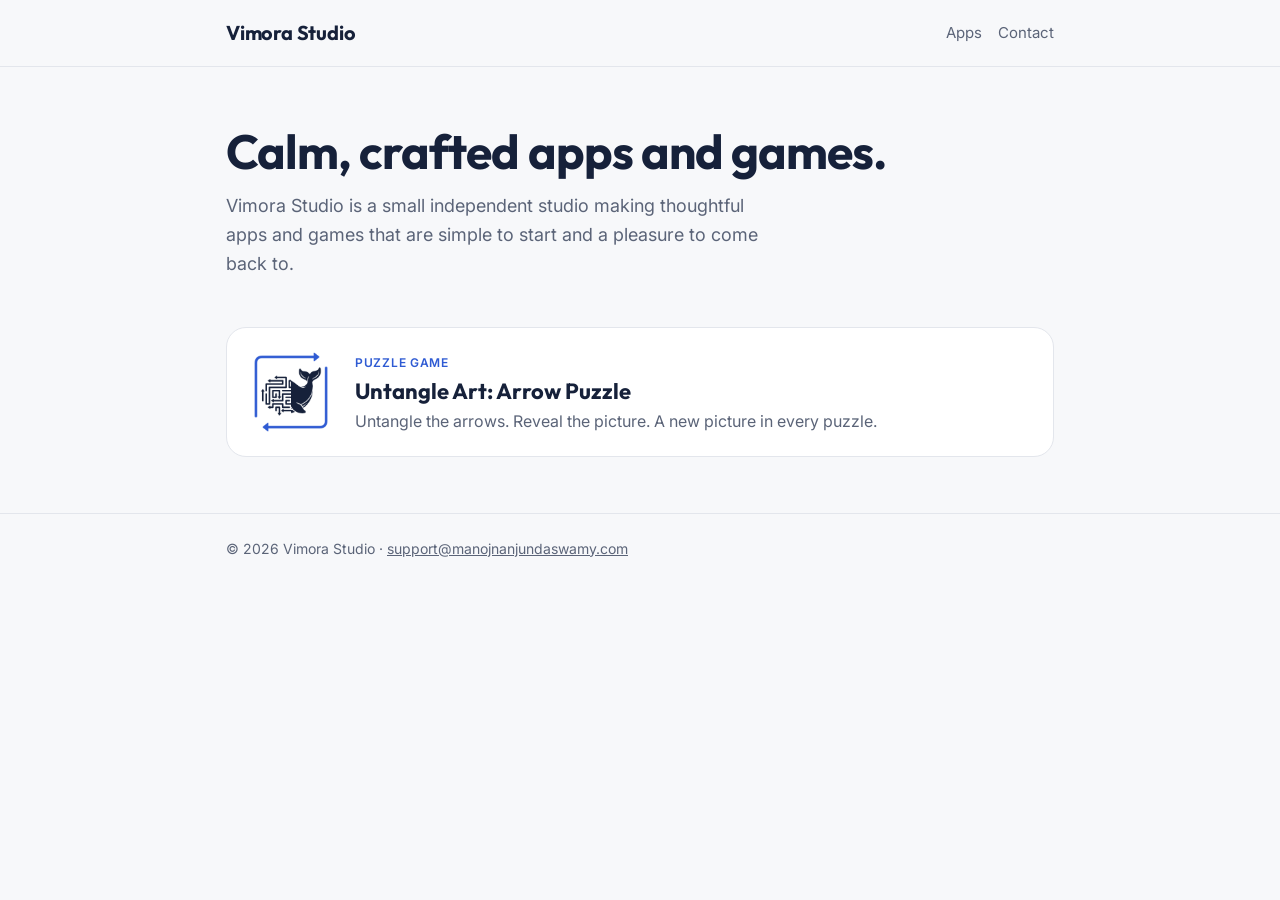
<file: index.html>
<!doctype html>
<html lang="en">
<head>
<meta charset="utf-8">
<meta name="viewport" content="width=device-width, initial-scale=1">
<title>Vimora Studio</title>
<meta name="description" content="Vimora Studio makes calm, carefully crafted apps and games.">
<link rel="icon" href="/assets/untangleart-icon.png">
<link rel="preconnect" href="https://fonts.googleapis.com">
<link rel="preconnect" href="https://fonts.gstatic.com" crossorigin>
<link href="https://fonts.googleapis.com/css2?family=Inter:wght@400;600&family=Outfit:wght@600;700&display=swap" rel="stylesheet">
<link rel="stylesheet" href="/assets/site.css">
</head>
<body>
<header class="top"><div class="wrap">
  <a class="brand" href="/">Vimora Studio</a>
  <nav><a href="#apps">Apps</a><a href="mailto:support@manojnanjundaswamy.com">Contact</a></nav>
</div></header>

<main class="wrap">
  <section class="hero">
    <h1>Calm, crafted apps and games.</h1>
    <p>Vimora Studio is a small independent studio making thoughtful apps and games that are simple to start and a pleasure to come back to.</p>
  </section>

  <section class="apps" id="apps">
    <a class="app" href="/untangleart/">
      <img src="/assets/untangleart-icon.png" alt="Untangle Art icon">
      <div>
        <span class="tag">Puzzle game</span>
        <h2>Untangle Art: Arrow Puzzle</h2>
        <p>Untangle the arrows. Reveal the picture. A new picture in every puzzle.</p>
      </div>
    </a>
  </section>
</main>

<footer><div class="wrap">
  © 2026 Vimora Studio · <a href="mailto:support@manojnanjundaswamy.com">support@manojnanjundaswamy.com</a>
</div></footer>
</body>
</html>
</file>
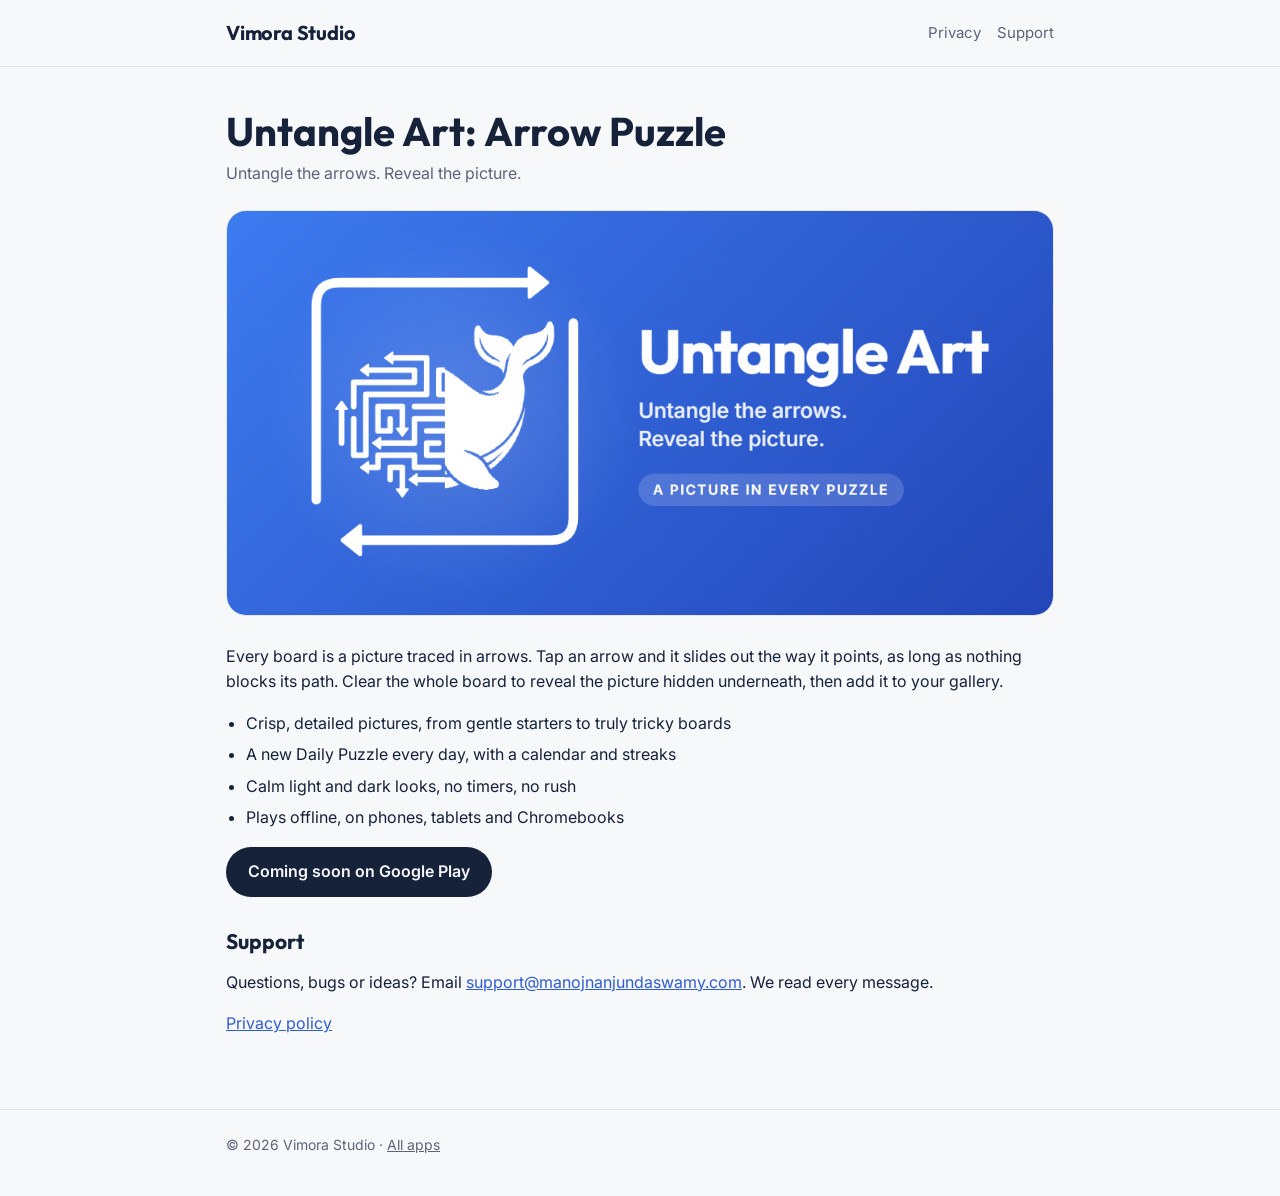
<file: untangleart/index.html>
<!doctype html>
<html lang="en">
<head>
<meta charset="utf-8">
<meta name="viewport" content="width=device-width, initial-scale=1">
<title>Untangle Art: Arrow Puzzle</title>
<meta name="description" content="Untangle the arrows. Reveal the picture. A calm arrow puzzle with a beautiful picture in every puzzle.">
<link rel="icon" href="/assets/untangleart-icon.png">
<link rel="preconnect" href="https://fonts.googleapis.com">
<link rel="preconnect" href="https://fonts.gstatic.com" crossorigin>
<link href="https://fonts.googleapis.com/css2?family=Inter:wght@400;600&family=Outfit:wght@600;700&display=swap" rel="stylesheet">
<link rel="stylesheet" href="/assets/site.css">
</head>
<body>
<header class="top"><div class="wrap">
  <a class="brand" href="/">Vimora Studio</a>
  <nav><a href="/untangleart/privacy/">Privacy</a><a href="mailto:support@manojnanjundaswamy.com">Support</a></nav>
</div></header>

<main class="wrap doc">
  <h1>Untangle Art: Arrow Puzzle</h1>
  <p class="meta">Untangle the arrows. Reveal the picture.</p>
  <img class="feature" src="/assets/untangleart-feature.png" alt="Untangle Art: a whale picture made of arrows">

  <p>Every board is a picture traced in arrows. Tap an arrow and it slides out the way it points, as long as nothing blocks its path. Clear the whole board to reveal the picture hidden underneath, then add it to your gallery.</p>
  <ul class="list">
    <li>Crisp, detailed pictures, from gentle starters to truly tricky boards</li>
    <li>A new Daily Puzzle every day, with a calendar and streaks</li>
    <li>Calm light and dark looks, no timers, no rush</li>
    <li>Plays offline, on phones, tablets and Chromebooks</li>
  </ul>
  <p><span class="cta">Coming soon on Google Play</span></p>

  <h2>Support</h2>
  <p>Questions, bugs or ideas? Email <a href="mailto:support@manojnanjundaswamy.com">support@manojnanjundaswamy.com</a>. We read every message.</p>
  <p><a href="/untangleart/privacy/">Privacy policy</a></p>
</main>

<footer><div class="wrap">
  © 2026 Vimora Studio · <a href="/">All apps</a>
</div></footer>
</body>
</html>
</file>
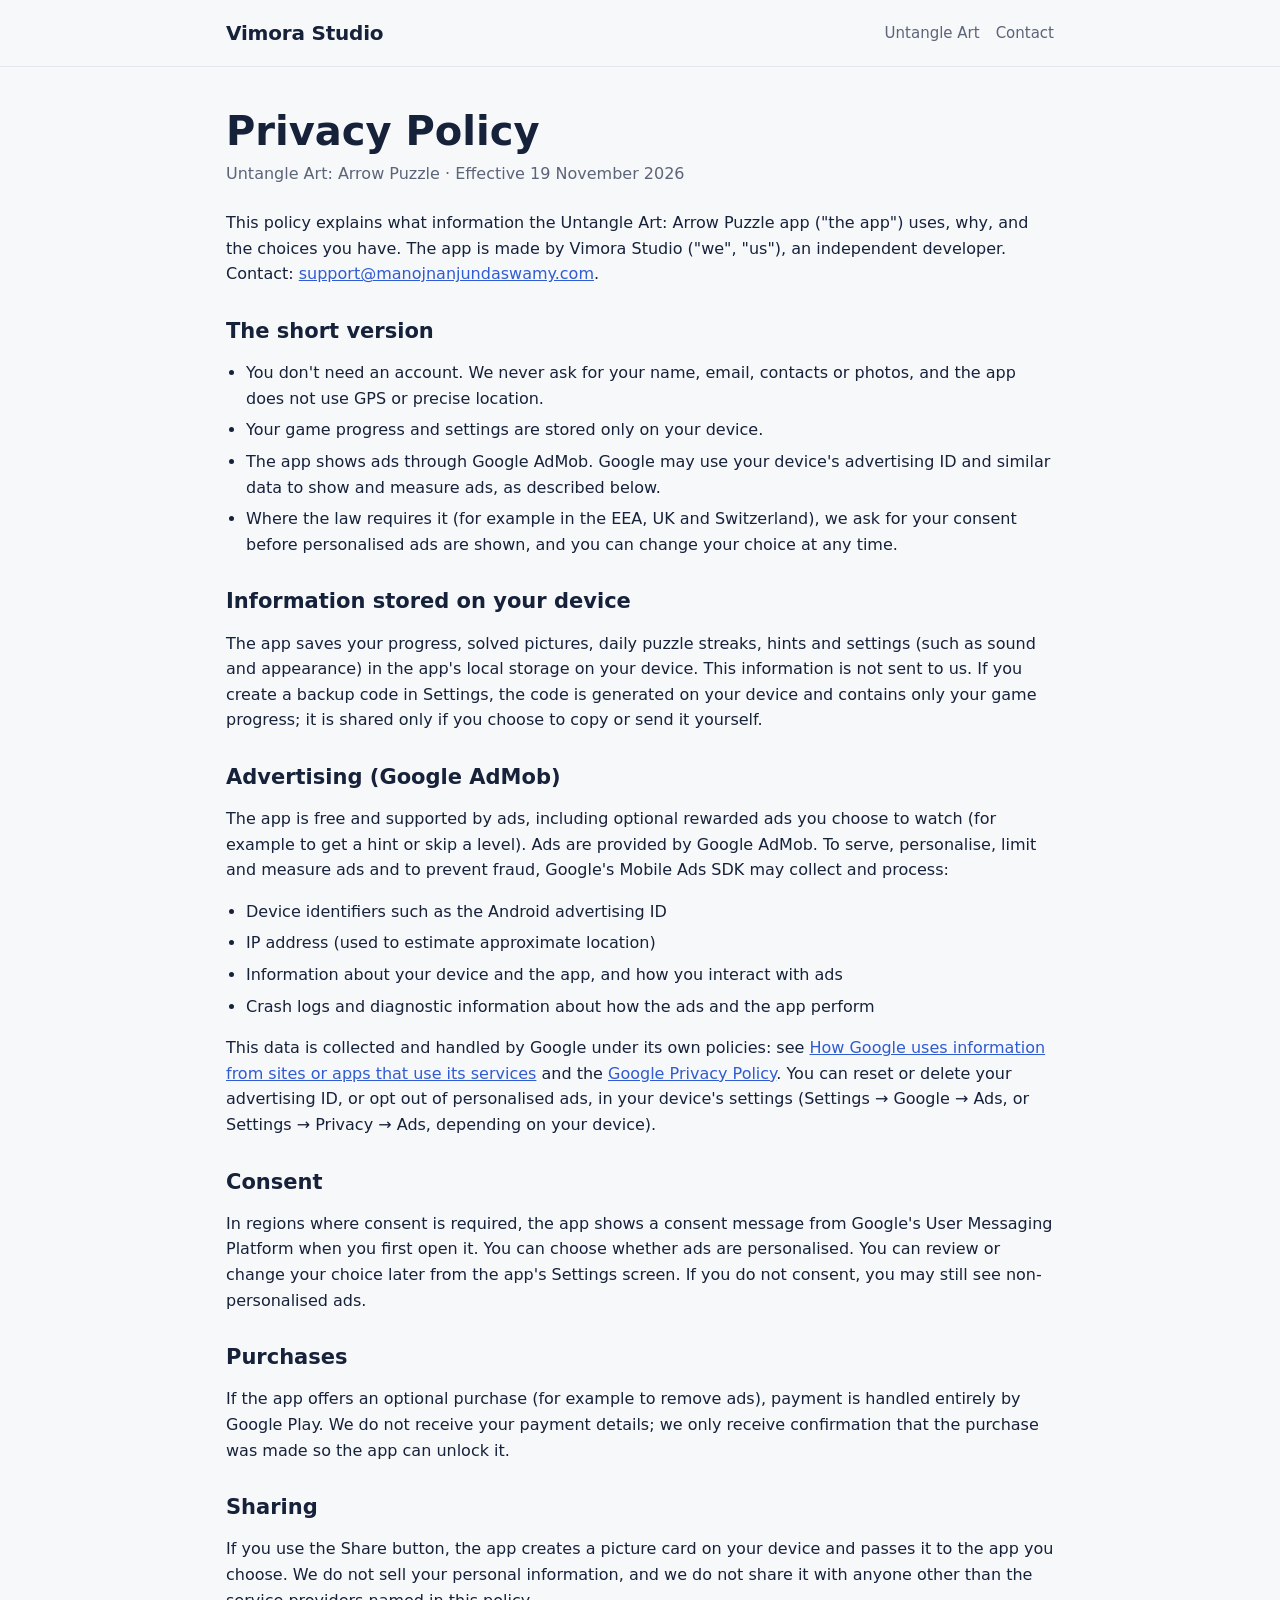
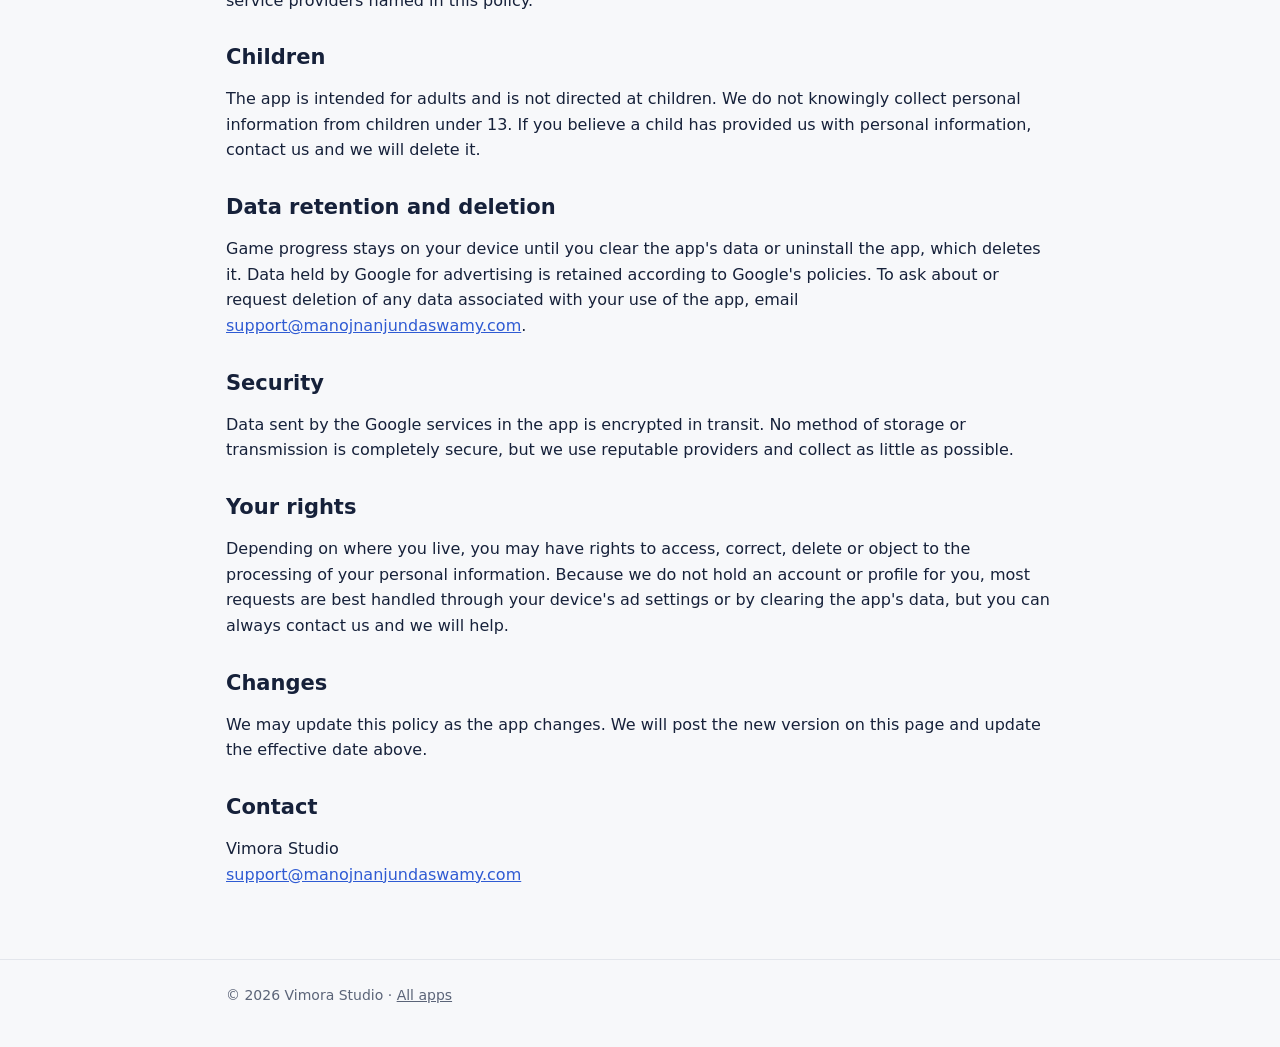
<file: untangleart/privacy/index.html>
<!doctype html>
<html lang="en">
<head>
<meta charset="utf-8">
<meta name="viewport" content="width=device-width, initial-scale=1">
<title>Privacy Policy · Untangle Art</title>
<meta name="description" content="Privacy policy for Untangle Art: Arrow Puzzle by Vimora Studio.">
<link rel="icon" href="/assets/untangleart-icon.png">
<link rel="stylesheet" href="/assets/site.css">
</head>
<body>
<header class="top"><div class="wrap">
  <a class="brand" href="/">Vimora Studio</a>
  <nav><a href="/untangleart/">Untangle Art</a><a href="mailto:support@manojnanjundaswamy.com">Contact</a></nav>
</div></header>

<main class="wrap doc">
  <h1>Privacy Policy</h1>
  <p class="meta">Untangle Art: Arrow Puzzle · Effective 19 November 2026</p>

  <p>This policy explains what information the Untangle Art: Arrow Puzzle app ("the app") uses, why, and the choices you have. The app is made by Vimora Studio ("we", "us"), an independent developer. Contact: <a href="mailto:support@manojnanjundaswamy.com">support@manojnanjundaswamy.com</a>.</p>

  <h2>The short version</h2>
  <ul class="list">
    <li>You don't need an account. We never ask for your name, email, contacts or photos, and the app does not use GPS or precise location.</li>
    <li>Your game progress and settings are stored only on your device.</li>
    <li>The app shows ads through Google AdMob. Google may use your device's advertising ID and similar data to show and measure ads, as described below.</li>
    <li>Where the law requires it (for example in the EEA, UK and Switzerland), we ask for your consent before personalised ads are shown, and you can change your choice at any time.</li>
  </ul>

  <h2>Information stored on your device</h2>
  <p>The app saves your progress, solved pictures, daily puzzle streaks, hints and settings (such as sound and appearance) in the app's local storage on your device. This information is not sent to us. If you create a backup code in Settings, the code is generated on your device and contains only your game progress; it is shared only if you choose to copy or send it yourself.</p>

  <h2>Advertising (Google AdMob)</h2>
  <p>The app is free and supported by ads, including optional rewarded ads you choose to watch (for example to get a hint or skip a level). Ads are provided by Google AdMob. To serve, personalise, limit and measure ads and to prevent fraud, Google's Mobile Ads SDK may collect and process:</p>
  <ul class="list">
    <li>Device identifiers such as the Android advertising ID</li>
    <li>IP address (used to estimate approximate location)</li>
    <li>Information about your device and the app, and how you interact with ads</li>
    <li>Crash logs and diagnostic information about how the ads and the app perform</li>
  </ul>
  <p>This data is collected and handled by Google under its own policies: see <a href="https://policies.google.com/technologies/partner-sites">How Google uses information from sites or apps that use its services</a> and the <a href="https://policies.google.com/privacy">Google Privacy Policy</a>. You can reset or delete your advertising ID, or opt out of personalised ads, in your device's settings (Settings → Google → Ads, or Settings → Privacy → Ads, depending on your device).</p>

  <h2>Consent</h2>
  <p>In regions where consent is required, the app shows a consent message from Google's User Messaging Platform when you first open it. You can choose whether ads are personalised. You can review or change your choice later from the app's Settings screen. If you do not consent, you may still see non-personalised ads.</p>

  <h2>Purchases</h2>
  <p>If the app offers an optional purchase (for example to remove ads), payment is handled entirely by Google Play. We do not receive your payment details; we only receive confirmation that the purchase was made so the app can unlock it.</p>

  <h2>Sharing</h2>
  <p>If you use the Share button, the app creates a picture card on your device and passes it to the app you choose. We do not sell your personal information, and we do not share it with anyone other than the service providers named in this policy.</p>

  <h2>Children</h2>
  <p>The app is intended for adults and is not directed at children. We do not knowingly collect personal information from children under 13. If you believe a child has provided us with personal information, contact us and we will delete it.</p>

  <h2>Data retention and deletion</h2>
  <p>Game progress stays on your device until you clear the app's data or uninstall the app, which deletes it. Data held by Google for advertising is retained according to Google's policies. To ask about or request deletion of any data associated with your use of the app, email <a href="mailto:support@manojnanjundaswamy.com">support@manojnanjundaswamy.com</a>.</p>

  <h2>Security</h2>
  <p>Data sent by the Google services in the app is encrypted in transit. No method of storage or transmission is completely secure, but we use reputable providers and collect as little as possible.</p>

  <h2>Your rights</h2>
  <p>Depending on where you live, you may have rights to access, correct, delete or object to the processing of your personal information. Because we do not hold an account or profile for you, most requests are best handled through your device's ad settings or by clearing the app's data, but you can always contact us and we will help.</p>

  <h2>Changes</h2>
  <p>We may update this policy as the app changes. We will post the new version on this page and update the effective date above.</p>

  <h2>Contact</h2>
  <p>Vimora Studio<br><a href="mailto:support@manojnanjundaswamy.com">support@manojnanjundaswamy.com</a></p>
</main>

<footer><div class="wrap">
  © 2026 Vimora Studio · <a href="/">All apps</a>
</div></footer>
</body>
</html>
</file>
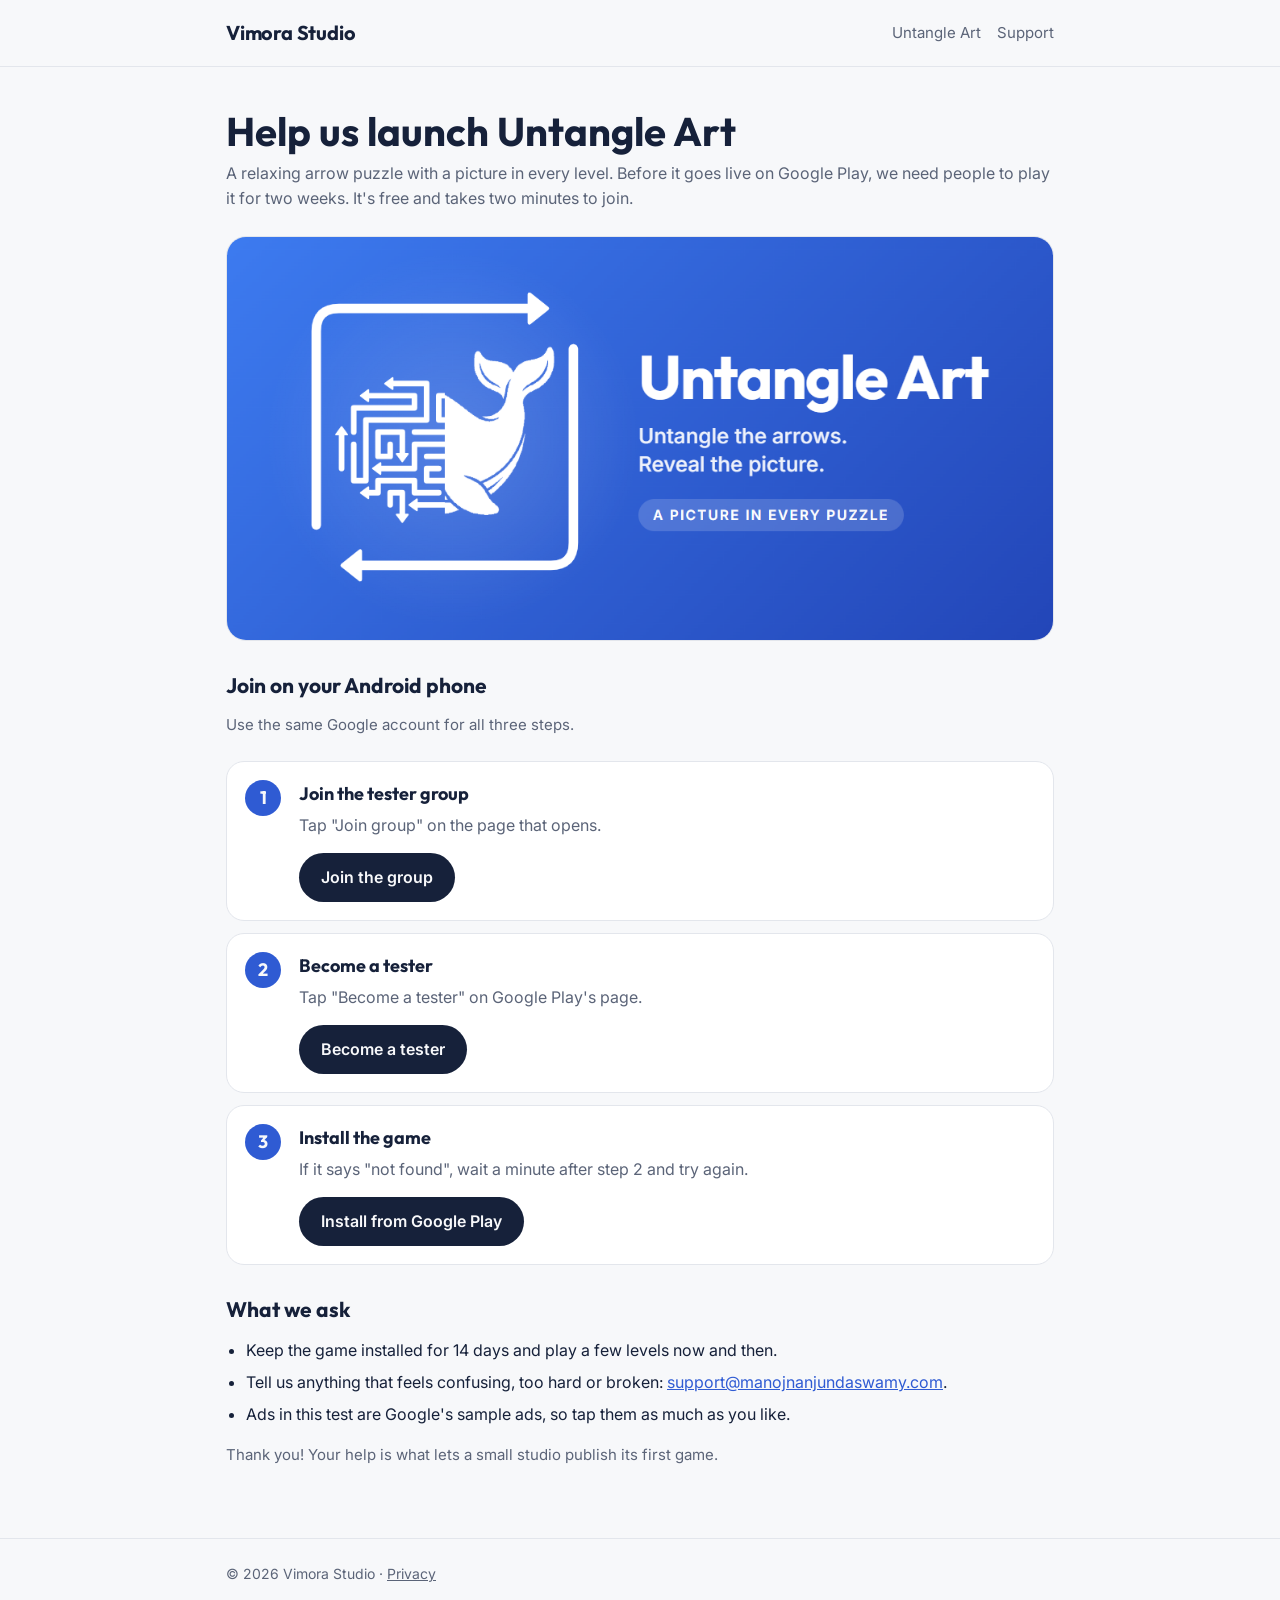
<file: untangleart/test/index.html>
<!doctype html>
<html lang="en">
<head>
<meta charset="utf-8">
<meta name="viewport" content="width=device-width, initial-scale=1">
<title>Test Untangle Art</title>
<meta name="description" content="Help us launch Untangle Art on Google Play: join the free early test on Android in three quick steps.">
<meta property="og:title" content="Be an early tester of Untangle Art">
<meta property="og:description" content="A relaxing arrow puzzle with a picture in every level. Free on Android. Three quick steps.">
<meta property="og:image" content="https://apps.manojnanjundaswamy.com/assets/untangleart-feature.png">
<link rel="icon" href="/assets/untangleart-icon.png">
<link rel="preconnect" href="https://fonts.googleapis.com">
<link rel="preconnect" href="https://fonts.gstatic.com" crossorigin>
<link href="https://fonts.googleapis.com/css2?family=Inter:wght@400;600&family=Outfit:wght@600;700&display=swap" rel="stylesheet">
<link rel="stylesheet" href="/assets/site.css">
<style>
  .steps { list-style: none; padding: 0; margin: 24px 0 8px; counter-reset: s; }
  .steps li { counter-increment: s; display: grid; grid-template-columns: 40px 1fr; gap: 4px 14px; align-items: start; background: var(--card); border: 1px solid var(--line); border-radius: 18px; padding: 18px; margin: 0 0 12px; }
  .steps li > * { grid-column: 2; }
  .steps li::before { content: counter(s); grid-column: 1; grid-row: 1 / span 3; width: 36px; height: 36px; border-radius: 50%; background: var(--accent); color: var(--bg); font: 700 18px/36px Outfit, sans-serif; text-align: center; }
  .steps b { font-family: Outfit, sans-serif; font-size: 18px; }
  .steps p { margin: 0 0 10px; color: var(--muted); }
  .steps .cta { justify-self: start; }
  .note { color: var(--muted); font-size: 15px; }
</style>
</head>
<body>
<header class="top"><div class="wrap">
  <a class="brand" href="/">Vimora Studio</a>
  <nav><a href="/untangleart/">Untangle Art</a><a href="mailto:support@manojnanjundaswamy.com">Support</a></nav>
</div></header>

<main class="wrap doc">
  <h1>Help us launch Untangle Art</h1>
  <p class="meta">A relaxing arrow puzzle with a picture in every level. Before it goes live on Google Play, we need people to play it for two weeks. It's free and takes two minutes to join.</p>
  <img class="feature" src="/assets/untangleart-feature.png" alt="Untangle Art: a whale picture made of arrows">

  <h2>Join on your Android phone</h2>
  <p class="note">Use the same Google account for all three steps.</p>
  <ol class="steps">
    <li><b>Join the tester group</b><p>Tap "Join group" on the page that opens.</p><a class="cta" href="https://groups.google.com/g/untangle-art-testers">Join the group</a></li>
    <li><b>Become a tester</b><p>Tap "Become a tester" on Google Play's page.</p><a class="cta" href="https://play.google.com/apps/testing/com.vimora.untangleart">Become a tester</a></li>
    <li><b>Install the game</b><p>If it says "not found", wait a minute after step 2 and try again.</p><a class="cta" href="https://play.google.com/store/apps/details?id=com.vimora.untangleart">Install from Google Play</a></li>
  </ol>

  <h2>What we ask</h2>
  <ul class="list">
    <li>Keep the game installed for 14 days and play a few levels now and then.</li>
    <li>Tell us anything that feels confusing, too hard or broken: <a href="mailto:support@manojnanjundaswamy.com">support@manojnanjundaswamy.com</a>.</li>
    <li>Ads in this test are Google's sample ads, so tap them as much as you like.</li>
  </ul>
  <p class="note">Thank you! Your help is what lets a small studio publish its first game.</p>
</main>

<footer><div class="wrap">
  © 2026 Vimora Studio · <a href="/untangleart/privacy/">Privacy</a>
</div></footer>
</body>
</html>
</file>
<file: assets/site.css>
:root {
  --bg: #F7F8FA; --card: #FFFFFF; --ink: #16213A; --muted: #5B6478; --line: #E3E6EC; --accent: #2F5BD3;
  color-scheme: light dark;
}
@media (prefers-color-scheme: dark) {
  :root { --bg: #0D1530; --card: #15204A; --ink: #E9E4D6; --muted: #A9B0C4; --line: #263463; --accent: #7FE3C4; }
}
* { box-sizing: border-box; }
html { -webkit-text-size-adjust: 100%; }
body { margin: 0; background: var(--bg); color: var(--ink); font: 16px/1.6 Inter, system-ui, -apple-system, "Segoe UI", Roboto, sans-serif; }
a { color: var(--accent); }
h1, h2, h3, .brand { font-family: Outfit, Inter, system-ui, sans-serif; line-height: 1.2; }
.wrap { max-width: 860px; margin: 0 auto; padding: 0 16px; }
header.top { padding: 20px 0; border-bottom: 1px solid var(--line); }
header.top .wrap { display: flex; align-items: center; justify-content: space-between; gap: 12px; }
.brand { font-weight: 700; font-size: 20px; color: var(--ink); text-decoration: none; letter-spacing: -0.01em; }
nav a { color: var(--muted); text-decoration: none; margin-left: 16px; font-size: 15px; }
nav a:hover { color: var(--ink); }
.hero { padding: 56px 0 32px; }
.hero h1 { font-size: clamp(32px, 6vw, 48px); margin: 0 0 12px; letter-spacing: -0.02em; }
.hero p { color: var(--muted); font-size: 18px; max-width: 560px; margin: 0; }
.apps { display: grid; gap: 16px; padding: 16px 0 56px; }
.app { display: flex; gap: 20px; align-items: center; background: var(--card); border: 1px solid var(--line); border-radius: 20px; padding: 20px; text-decoration: none; color: inherit; }
.app:hover { border-color: var(--accent); }
.app img { width: 88px; height: 88px; border-radius: 22px; flex: none; }
.app h2 { margin: 0 0 4px; font-size: 22px; }
.app p { margin: 0; color: var(--muted); }
.tag { display: inline-block; font-size: 12px; font-weight: 600; text-transform: uppercase; letter-spacing: .06em; color: var(--accent); margin-bottom: 6px; }
.feature { width: 100%; border-radius: 20px; display: block; margin: 8px 0 28px; border: 1px solid var(--line); }
.cta { display: inline-block; background: var(--ink); color: var(--bg); padding: 12px 22px; border-radius: 999px; text-decoration: none; font-weight: 600; }
.list { padding-left: 20px; }
.list li { margin: 6px 0; }
.doc { padding: 40px 16px 56px; }
.doc h1 { font-size: clamp(28px, 5vw, 40px); margin: 0 0 6px; }
.doc h2 { font-size: 21px; margin: 32px 0 8px; }
.doc .meta { color: var(--muted); margin: 0 0 24px; }
table { border-collapse: collapse; width: 100%; font-size: 15px; }
th, td { text-align: left; padding: 10px 8px; border-bottom: 1px solid var(--line); vertical-align: top; }
footer { border-top: 1px solid var(--line); padding: 24px 0 40px; color: var(--muted); font-size: 14px; }
footer a { color: var(--muted); }
@media (max-width: 520px) { .app { flex-direction: column; align-items: flex-start; } nav a { margin-left: 12px; } }
</file>
